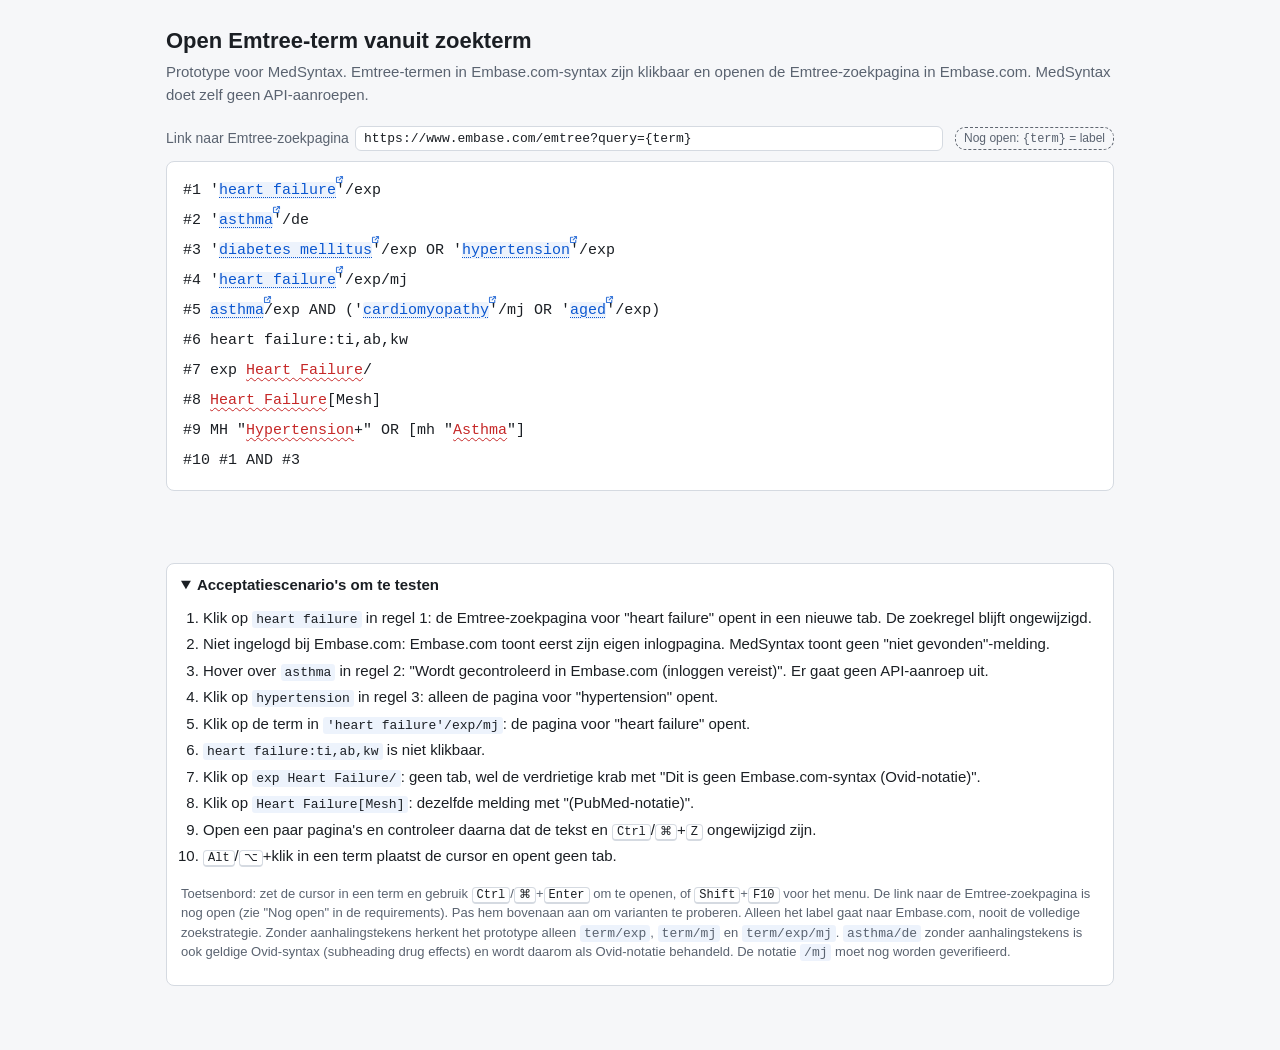
<file: Documentatie/embase-prototype.html>
<!doctype html>
<html lang="nl">
<head>
<meta charset="utf-8">
<meta name="viewport" content="width=device-width, initial-scale=1">
<title>Emtree-termen prototype</title>
<style>
:root {
  --bg: #f6f7f9;
  --surface: #ffffff;
  --text: #1b1f24;
  --muted: #5a6370;
  --border: #d5dae1;
  --link: #0b57d0;
  --ok: #18794e;
  --err: #c62828;
  --na: #5f6670;
  --menu-hover: #e8eefb;
  --term-bg: rgba(11, 87, 208, 0.07);
  --shadow: 0 6px 24px rgba(16, 24, 40, 0.14);
  --mono: ui-monospace, "SF Mono", Menlo, Consolas, monospace;
  --sans: -apple-system, BlinkMacSystemFont, "Segoe UI", Roboto, sans-serif;
}
@media (prefers-color-scheme: dark) {
  :root:not([data-theme="light"]) {
    --bg: #111418; --surface: #1a1e24; --text: #e6e9ee; --muted: #a3acb8; --border: #343b45;
    --link: #8ab4f8; --ok: #5cd193; --err: #ff8a80; --na: #a3acb8;
    --menu-hover: #263248; --term-bg: rgba(138, 180, 248, 0.10); --shadow: 0 6px 24px rgba(0, 0, 0, 0.5);
  }
}
:root[data-theme="dark"] {
  --bg: #111418; --surface: #1a1e24; --text: #e6e9ee; --muted: #a3acb8; --border: #343b45;
  --link: #8ab4f8; --ok: #5cd193; --err: #ff8a80; --na: #a3acb8;
  --menu-hover: #263248; --term-bg: rgba(138, 180, 248, 0.10); --shadow: 0 6px 24px rgba(0, 0, 0, 0.5);
}
* { box-sizing: border-box; }
body { margin: 0; background: var(--bg); color: var(--text); font: 15px/1.5 var(--sans); }
main { max-width: 980px; margin: 0 auto; padding: 24px 16px 64px; }
h1 { font-size: 22px; margin: 0 0 4px; }
.sub { color: var(--muted); margin: 0 0 20px; }
.toolbar { display: flex; flex-wrap: wrap; gap: 8px 12px; align-items: center; margin-bottom: 10px; color: var(--muted); font-size: 14px; }
.toolbar label { display: inline-flex; gap: 6px; align-items: center; flex: 1 1 420px; min-width: 0; }
.toolbar input[type="text"] {
  flex: 1; min-width: 0; font: 13px var(--mono); color: var(--text); background: var(--surface);
  border: 1px solid var(--border); border-radius: 6px; padding: 4px 8px;
}
.toolbar .open-q { font-size: 12px; border: 1px dashed var(--na); border-radius: 10px; padding: 1px 8px; white-space: nowrap; }

/* ---------- Editor: textarea + clickable overlay ---------- */
.editor { position: relative; background: var(--surface); border: 1px solid var(--border); border-radius: 8px; }
.editor:focus-within { outline: 2px solid var(--link); outline-offset: 1px; }
.editor textarea, .editor .overlay {
  margin: 0; border: 0; padding: 14px 22px 14px 16px; width: 100%;
  font: 15px/2 var(--mono); letter-spacing: 0; tab-size: 4;
  white-space: pre-wrap; overflow-wrap: break-word; word-break: normal;
}
.editor textarea {
  display: block; resize: none; overflow: hidden; background: transparent;
  color: transparent; caret-color: var(--text); outline: none; min-height: 120px;
}
.editor textarea::selection { background: rgba(11, 87, 208, 0.25); color: transparent; }
.editor .overlay { position: absolute; inset: 0; pointer-events: none; color: var(--text); }
.term {
  pointer-events: auto; cursor: pointer; position: relative; border-radius: 3px;
  background: var(--term-bg); color: var(--link);
  text-decoration: underline dotted; text-decoration-thickness: 1px; text-underline-offset: 3px;
}
.term:hover, .term.active { text-decoration: underline solid; text-decoration-thickness: 2px; }
.term::after {
  content: ""; position: absolute; right: -0.5em; top: -0.5em; width: 0.6em; height: 0.6em;
  background: currentColor; opacity: 0.8;
  -webkit-mask: var(--ext) center / contain no-repeat; mask: var(--ext) center / contain no-repeat;
}
.term { --ext: url("data:image/svg+xml,%3Csvg xmlns='http://www.w3.org/2000/svg' viewBox='0 0 24 24' fill='none' stroke='black' stroke-width='3' stroke-linecap='round' stroke-linejoin='round'%3E%3Cpath d='M14 4h6v6M20 4l-9 9M18 14v5a1 1 0 0 1-1 1H5a1 1 0 0 1-1-1V7a1 1 0 0 1 1-1h5'/%3E%3C/svg%3E"); }
.term.s-nonembase { color: var(--err); text-decoration-style: wavy; background: none; }
.term.s-nonembase:hover, .term.s-nonembase.active { text-decoration-style: wavy; }
.term.s-nonembase::after { display: none; } /* opens no page, so no external-link icon */
.editor.alt-held .term { pointer-events: none; cursor: text; }

.caret-status { min-height: 24px; margin-top: 8px; font-size: 14px; color: var(--muted); display: flex; gap: 8px; align-items: center; }
kbd {
  font: 12px var(--mono); border: 1px solid var(--border); border-bottom-width: 2px;
  border-radius: 4px; padding: 0 4px; background: var(--surface); color: var(--text);
}

/* ---------- Status visuals ---------- */
.ico { width: 18px; height: 18px; flex: none; }
.c-embase { color: var(--na); } .c-nonembase { color: var(--err); } .c-ok { color: var(--ok); }

/* ---------- Tooltip ---------- */
.tip {
  position: fixed; z-index: 20; max-width: 380px; background: var(--surface); color: var(--text);
  border: 1px solid var(--border); border-radius: 8px; box-shadow: var(--shadow);
  padding: 10px 12px; font-size: 14px; line-height: 1.45; display: none; pointer-events: none;
}
.tip.show { display: block; }
.tip .row { display: flex; gap: 8px; align-items: flex-start; }
.tip .main { font-weight: 600; }
.tip .meta { color: var(--muted); font-size: 13px; margin-top: 4px; }
.tip .hint { color: var(--muted); font-size: 12px; margin-top: 8px; }
.crab { width: 44px; height: 34px; flex: none; }

/* ---------- Context menu ---------- */
.menu {
  position: fixed; z-index: 30; min-width: 240px; background: var(--surface); border: 1px solid var(--border);
  border-radius: 8px; box-shadow: var(--shadow); padding: 4px; display: none;
}
.menu.show { display: block; }
.menu [role="menuitem"] {
  display: block; width: 100%; text-align: left; font: 14px var(--sans); color: var(--text);
  background: none; border: 0; border-radius: 5px; padding: 7px 10px; cursor: pointer;
}
.menu [role="menuitem"]:hover, .menu [role="menuitem"]:focus { background: var(--menu-hover); outline: none; }
.menu .head { font-size: 12px; color: var(--muted); padding: 4px 10px 6px; border-bottom: 1px solid var(--border); margin-bottom: 4px; }

/* ---------- Notices ---------- */
.notices { margin-top: 12px; display: grid; gap: 8px; }
.notice {
  display: flex; gap: 12px; align-items: center; background: var(--surface); border: 1px solid var(--border);
  border-left: 4px solid var(--na); border-radius: 8px; padding: 10px 12px; font-size: 14px;
}
.notice.n-nonembase { border-left-color: var(--err); }
.notice.n-ok { border-left-color: var(--ok); }
.notice code { font: 13px var(--mono); overflow-wrap: anywhere; }
.notice .x { margin-left: auto; background: none; border: 0; color: var(--muted); cursor: pointer; font-size: 18px; }

/* ---------- Scenario panel ---------- */
details.scen { margin-top: 28px; background: var(--surface); border: 1px solid var(--border); border-radius: 8px; padding: 10px 14px; }
details.scen summary { cursor: pointer; font-weight: 600; }
details.scen ol { margin: 10px 0 4px; padding-left: 22px; }
details.scen li { margin: 4px 0; }
details.scen code { font: 13px var(--mono); background: var(--term-bg); padding: 1px 4px; border-radius: 3px; }
.foot { color: var(--muted); font-size: 13px; margin-top: 16px; }
.toast {
  position: fixed; bottom: 20px; left: 50%; transform: translateX(-50%); background: var(--text); color: var(--bg);
  padding: 8px 14px; border-radius: 8px; font-size: 14px; opacity: 0; transition: opacity .2s; pointer-events: none;
  max-width: calc(100vw - 32px);
}
.toast.show { opacity: 1; }
</style>
</head>
<body>
<main>
  <h1>Open Emtree-term vanuit zoekterm</h1>
  <p class="sub">Prototype voor MedSyntax. Emtree-termen in Embase.com-syntax zijn klikbaar en openen de Emtree-zoekpagina in Embase.com. MedSyntax doet zelf geen API-aanroepen.</p>

  <div class="toolbar">
    <label for="urlTpl">Link naar Emtree-zoekpagina
      <input type="text" id="urlTpl" spellcheck="false" aria-describedby="urlNote">
    </label>
    <span class="open-q" id="urlNote" title="De exacte link volgt uit het technisch ontwerp">Nog open: <code>{term}</code> = label</span>
  </div>

  <div class="editor" id="editor">
    <textarea id="input" spellcheck="false" autocomplete="off" aria-label="Zoekstrategie" aria-describedby="caretStatus"></textarea>
    <div class="overlay" id="overlay" aria-hidden="true"></div>
  </div>
  <div class="caret-status" id="caretStatus" aria-live="polite"></div>

  <div class="notices" id="notices" aria-live="polite"></div>

  <details class="scen" open>
    <summary>Acceptatiescenario's om te testen</summary>
    <ol>
      <li>Klik op <code>heart failure</code> in regel 1: de Emtree-zoekpagina voor "heart failure" opent in een nieuwe tab. De zoekregel blijft ongewijzigd.</li>
      <li>Niet ingelogd bij Embase.com: Embase.com toont eerst zijn eigen inlogpagina. MedSyntax toont geen "niet gevonden"-melding.</li>
      <li>Hover over <code>asthma</code> in regel 2: "Wordt gecontroleerd in Embase.com (inloggen vereist)". Er gaat geen API-aanroep uit.</li>
      <li>Klik op <code>hypertension</code> in regel 3: alleen de pagina voor "hypertension" opent.</li>
      <li>Klik op de term in <code>'heart failure'/exp/mj</code>: de pagina voor "heart failure" opent.</li>
      <li><code>heart failure:ti,ab,kw</code> is niet klikbaar.</li>
      <li>Klik op <code>exp Heart Failure/</code>: geen tab, wel de verdrietige krab met "Dit is geen Embase.com-syntax (Ovid-notatie)".</li>
      <li>Klik op <code>Heart Failure[Mesh]</code>: dezelfde melding met "(PubMed-notatie)".</li>
      <li>Open een paar pagina's en controleer daarna dat de tekst en <kbd>Ctrl</kbd>/<kbd>⌘</kbd>+<kbd>Z</kbd> ongewijzigd zijn.</li>
      <li><kbd>Alt</kbd>/<kbd>⌥</kbd>+klik in een term plaatst de cursor en opent geen tab.</li>
    </ol>
    <p class="foot">Toetsenbord: zet de cursor in een term en gebruik <kbd>Ctrl</kbd>/<kbd>⌘</kbd>+<kbd>Enter</kbd> om te openen, of <kbd>Shift</kbd>+<kbd>F10</kbd> voor het menu.
    De link naar de Emtree-zoekpagina is nog open (zie "Nog open" in de requirements). Pas hem bovenaan aan om varianten te proberen. Alleen het label gaat naar Embase.com, nooit de volledige zoekstrategie.
    Zonder aanhalingstekens herkent het prototype alleen <code>term/exp</code>, <code>term/mj</code> en <code>term/exp/mj</code>. <code>asthma/de</code> zonder aanhalingstekens is ook geldige Ovid-syntax (subheading drug effects) en wordt daarom als Ovid-notatie behandeld. De notatie <code>/mj</code> moet nog worden geverifieerd.</p>
  </details>
</main>

<div class="tip" id="tip" role="tooltip"></div>
<div class="menu" id="menu" role="menu" aria-label="Emtree-acties"></div>
<div class="toast" id="toast" role="status"></div>

<script>
// PARSER-START
// ---------------------------------------------------------------------------
// Parser (FR-3). Pure functions, no DOM.
// Embase.com-syntax is the only dialect that opens a page; other recognised
// notations (PubMed, Cochrane, Ovid, EBSCO) are clickable but only show a message (FR-10).
// ---------------------------------------------------------------------------
function boundaryStart(seg) {
  let b = 0;
  const re = /[()\[\]"']|\b(?:and|or|not)\b|^\s*#?\d+\.?(?=\s)/gi;
  let m;
  while ((m = re.exec(seg))) b = m.index + m[0].length;
  return b;
}

const overlaps = (taken, a, b) => taken.some(([x, y]) => a < y && b > x);

function makeTerm(content, contentStart, extra) {
  let label = content;
  const slash = content.indexOf('/');
  if (slash >= 0 && extra.dialect !== 'Embase.com') label = content.slice(0, slash);
  const lead = label.length - label.trimStart().length;
  label = label.trim();
  if (!label || !/[a-z]/i.test(label)) return null;
  const start = contentStart + lead;
  return { start, end: start + label.length, label, explode: !!extra.explode, major: !!extra.major, dialect: extra.dialect };
}

function embaseFlags(tag) {
  const t = tag.toLowerCase();
  return { explode: t.includes('exp'), major: t.includes('mj') };
}

function parseLine(line, offset = 0) {
  const terms = [], taken = [];
  const add = (t, a, b) => { if (t && !overlaps(taken, a, b)) { terms.push(t); taken.push([a, b]); } };
  let m;

  // Embase.com: 'term'/exp, 'term'/de, 'term'/mj, 'term'/exp/mj
  const reEmQ = /'([^']+)'\/(exp\/mj|exp|de|mj)(?![a-z])/gi;
  while ((m = reEmQ.exec(line))) {
    add(makeTerm(m[1], offset + m.index + 1, { ...embaseFlags(m[2]), dialect: 'Embase.com' }),
      m.index, m.index + m[0].length);
  }
  // Embase.com: term/exp (one word, no quotes). Unquoted term/de is also Ovid (drug effects): left to Ovid.
  const reEmU = /(^|[\s(])([a-z][a-z0-9-]*)\/(exp\/mj|exp|mj)(?![a-z])/gi;
  while ((m = reEmU.exec(line))) {
    const s = m.index + m[1].length;
    add(makeTerm(m[2], offset + s, { ...embaseFlags(m[3]), dialect: 'Embase.com' }), s, m.index + m[0].length);
  }

  // Cochrane: [mh "Term"], [mh ^"Term"], [mh Term]
  const reCoch = /\[mh\s+(\^)?\s*(?:"([^"]*)"|([^\]"]+))\s*\]/gi;
  while ((m = reCoch.exec(line))) {
    const content = m[2] !== undefined ? m[2] : m[3];
    const cStart = m.index + m[0].indexOf(content, 3);
    add(makeTerm(content, offset + cStart, { explode: true, major: !!m[1], dialect: 'Cochrane' }), m.index, m.index + m[0].length);
  }
  // Cochrane: MeSH descriptor: [Term] explode all trees
  const reCochDesc = /MeSH descriptor:\s*\[([^\]]+)\](\s*explode all trees|\s*this term only)?/gi;
  while ((m = reCochDesc.exec(line))) {
    const cStart = m.index + m[0].indexOf('[') + 1;
    add(makeTerm(m[1], offset + cStart, { explode: !!(m[2] && /explode/i.test(m[2])), dialect: 'Cochrane' }), m.index, m.index + m[0].length);
  }

  // PubMed: Term[Mesh], "Term"[mh:noexp], "Term/sub"[Majr]
  const rePub = /\[(mesh terms|mesh major topic|mesh|mh|majr)(:noexp)?\]/gi;
  while ((m = rePub.exec(line))) {
    const tagStart = m.index;
    let i = tagStart;
    while (i > 0 && line[i - 1] === ' ') i--;
    let cStart, cEnd;
    if (line[i - 1] === '"') {
      const open = line.lastIndexOf('"', i - 2);
      if (open < 0) continue;
      cStart = open + 1; cEnd = i - 1;
    } else { cStart = boundaryStart(line.slice(0, i)); cEnd = i; }
    const tag = m[1].toLowerCase();
    add(makeTerm(line.slice(cStart, cEnd), offset + cStart,
      { explode: !m[2], major: tag === 'majr' || tag === 'mesh major topic', dialect: 'PubMed' }),
      Math.min(cStart, tagStart), tagStart + m[0].length);
  }

  // EBSCO: MH "Term", MH "Term+", MM "Term"
  const reEbscoQ = /(^|[\s(])(MH|MM)\s+"([^"]*?)(\+)?"/gi;
  const reEbscoU = /(^|[\s(])(MH|MM)\s+([^\s"()][^"()]*?)(\+)?(?=\s+(?:AND|OR|NOT)\b|\s*\)|\s*$)/g;
  for (const re of [reEbscoQ, reEbscoU]) {
    while ((m = re.exec(line))) {
      const s = m.index + m[1].length;
      const cStart = s + m[0].slice(m[1].length).indexOf(m[3], m[2].length);
      add(makeTerm(m[3], offset + cStart, { explode: !!m[4], major: m[2].toUpperCase() === 'MM', dialect: 'EBSCO' }),
        s, m.index + m[0].length);
    }
  }

  // Ovid: Term/, exp Term/, *Term/, Term/dt, Term.sh.
  const ovid = (endIdx, matchEnd) => {
    const seg = line.slice(0, endIdx);
    let s = boundaryStart(seg);
    let raw = seg.slice(s);
    if (/['"]\s*$/.test(raw)) return;
    let explode = false, major = false;
    const pre = raw.match(/^\s*(exp\s+)?(\*)?\s*/i);
    if (pre) { explode = !!pre[1]; major = !!pre[2]; s += pre[0].length; raw = raw.slice(pre[0].length); }
    add(makeTerm(raw, offset + s, { explode, major, dialect: 'Ovid' }), s, matchEnd);
  };
  const reOvid = /\/([a-z]{2}(?:\s*,\s*[a-z]{2})*)?(?=$|[\s)]|\.(?:\s|$))/gi;
  while ((m = reOvid.exec(line))) {
    if (overlaps(taken, m.index, m.index + 1)) continue;
    ovid(m.index, m.index + m[0].length);
  }
  const reSh = /\.sh\./gi;
  while ((m = reSh.exec(line))) {
    if (overlaps(taken, m.index, m.index + 1)) continue;
    ovid(m.index, m.index + m[0].length);
  }

  return terms.sort((a, b) => a.start - b.start);
}

function parseText(text) {
  const out = [];
  let offset = 0;
  for (const line of text.split('\n')) { out.push(...parseLine(line, offset)); offset += line.length + 1; }
  return out;
}

// FR-2: 'heart failure'/exp, keeping the flags of the original term
function embaseSyntax(t) {
  const tag = t.explode && t.major ? 'exp/mj' : t.explode ? 'exp' : t.major ? 'mj' : 'de';
  return `'${t.label.toLowerCase()}'/${tag}`;
}

if (typeof module !== 'undefined') module.exports = { parseLine, parseText, embaseSyntax };
// PARSER-END

// ---------------------------------------------------------------------------
// UI
// ---------------------------------------------------------------------------
const $ = id => document.getElementById(id);
const input = $('input'), overlay = $('overlay'), editor = $('editor');
const tip = $('tip'), menu = $('menu'), notices = $('notices'), caretStatus = $('caretStatus'), urlTpl = $('urlTpl');
let terms = [];

// FR-7: exact link still open; {term} is replaced by the URL-encoded label.
const DEFAULT_TPL = 'https://www.embase.com/emtree?query={term}';
try { urlTpl.value = localStorage.getItem('emtreeUrlTpl') || DEFAULT_TPL; } catch { urlTpl.value = DEFAULT_TPL; }
urlTpl.addEventListener('change', () => {
  if (!urlTpl.value.includes('{term}')) urlTpl.value = DEFAULT_TPL;
  try { localStorage.setItem('emtreeUrlTpl', urlTpl.value); } catch {}
});
const emtreeUrl = label => urlTpl.value.replace('{term}', encodeURIComponent(label.trim().toLowerCase()));

const SAMPLE = [
  "#1 'heart failure'/exp",
  "#2 'asthma'/de",
  "#3 'diabetes mellitus'/exp OR 'hypertension'/exp",
  "#4 'heart failure'/exp/mj",
  "#5 asthma/exp AND ('cardiomyopathy'/mj OR 'aged'/exp)",
  '#6 heart failure:ti,ab,kw',
  '#7 exp Heart Failure/',
  '#8 Heart Failure[Mesh]',
  '#9 MH "Hypertension+" OR [mh "Asthma"]',
  '#10 #1 AND #3'
].join('\n');

const esc = s => s.replace(/[&<>"]/g, c => ({ '&': '&amp;', '<': '&lt;', '>': '&gt;', '"': '&quot;' }[c]));
const isEmbase = t => t.dialect === 'Embase.com';
const statusOf = t => (isEmbase(t) ? 'embase' : 'nonembase');

const ICONS = {
  embase: '<svg class="ico c-embase" viewBox="0 0 24 24" aria-hidden="true"><circle cx="12" cy="12" r="10" fill="currentColor"/><path d="M12 11v6M12 7.2v.1" stroke="#fff" stroke-width="2.4" stroke-linecap="round"/></svg>',
  nonembase: '<svg class="ico c-nonembase" viewBox="0 0 24 24" aria-hidden="true"><path d="M8 2h8l6 6v8l-6 6H8l-6-6V8z" fill="currentColor"/><path d="M8.5 8.5l7 7M15.5 8.5l-7 7" stroke="#fff" stroke-width="2.4" stroke-linecap="round"/></svg>',
  ok: '<svg class="ico c-ok" viewBox="0 0 24 24" aria-hidden="true"><path d="M14 4h6v6M20 4l-9 9M18 14v5a1 1 0 0 1-1 1H5a1 1 0 0 1-1-1V7a1 1 0 0 1 1-1h5" fill="none" stroke="currentColor" stroke-width="2.4" stroke-linecap="round" stroke-linejoin="round"/></svg>'
};

const CRAB_SRC = 'data:image/svg+xml,' + encodeURIComponent(`<svg xmlns="http://www.w3.org/2000/svg" viewBox="0 0 88 68">
<g stroke="#9c2b1e" stroke-width="3" stroke-linecap="round" fill="none">
<path d="M22 44l-12 6M22 50l-10 10M66 44l12 6M66 50l10 10M28 54l-4 10M60 54l4 10"/>
<path d="M30 30L18 16M58 30l12-14"/></g>
<path d="M10 6c-6 2-8 10-3 14 3 2 8 1 11-2l-4-3 5-2c-1-5-5-8-9-7z" fill="#e0533d" stroke="#9c2b1e" stroke-width="2"/>
<path d="M78 6c6 2 8 10 3 14-3 2-8 1-11-2l4-3-5-2c1-5 5-8 9-7z" fill="#e0533d" stroke="#9c2b1e" stroke-width="2"/>
<ellipse cx="44" cy="44" rx="26" ry="16" fill="#e0533d" stroke="#9c2b1e" stroke-width="2.5"/>
<path d="M36 26v-8M52 26v-8" stroke="#9c2b1e" stroke-width="2.5"/>
<circle cx="36" cy="16" r="5" fill="#fff" stroke="#9c2b1e" stroke-width="2"/><circle cx="52" cy="16" r="5" fill="#fff" stroke="#9c2b1e" stroke-width="2"/>
<circle cx="36" cy="17.5" r="2.2" fill="#222"/><circle cx="52" cy="17.5" r="2.2" fill="#222"/>
<path d="M37 49c4-4 10-4 14 0" stroke="#5b130b" stroke-width="2.5" stroke-linecap="round" fill="none"/>
<path d="M33 40c0 2-1 4-2 5" stroke="#7fc8ff" stroke-width="2.5" stroke-linecap="round" fill="none"/>
</svg>`);
const crabImg = () => `<img class="crab" src="${CRAB_SRC}" alt="Verdrietige krab">`;

const statusText = t => (isEmbase(t)
  ? 'Wordt gecontroleerd in Embase.com (inloggen vereist)'
  : 'Dit is geen Embase.com-syntax');

function render() {
  const text = input.value;
  terms = parseText(text);
  let html = '', pos = 0;
  terms.forEach((t, i) => {
    html += esc(text.slice(pos, t.start));
    html += `<span class="term s-${statusOf(t)}" data-i="${i}">${esc(text.slice(t.start, t.end))}</span>`;
    pos = t.end;
  });
  overlay.innerHTML = html + esc(text.slice(pos)) + '\n';
  input.style.height = 'auto';
  input.style.height = input.scrollHeight + 'px';
  updateCaretStatus();
  if (tipTerm != null && terms[tipTerm]) showTip(tipTerm, tipAnchor()); else hideTip();
}

// ---------- Tooltip (FR-4) ----------
let tipTerm = null, tipHideTimer = null;
const spanFor = i => overlay.querySelector(`.term[data-i="${i}"]`);
const tipAnchor = () => { const s = spanFor(tipTerm); return s ? s.getBoundingClientRect() : null; };

function tipHTML(t) {
  const st = statusOf(t);
  let h = `<div class="row">${ICONS[st]}<div><div class="main">${esc(statusText(t))}</div>`;
  if (st === 'embase') {
    const flags = [t.explode ? 'explode' : 'geen explode'];
    if (t.major) flags.push('major focus');
    h += `<div class="meta">Emtree · ${esc(t.label)} · ${flags.join(' · ')}</div></div></div>`;
    h += `<div class="hint">Klik om de Emtree-zoekpagina te openen · <kbd>Alt</kbd>/<kbd>⌥</kbd>+klik om te bewerken · rechtsklik voor menu</div>`;
  } else {
    h += `<div class="meta">${esc(t.dialect)}-notatie. Er wordt geen pagina geopend.</div></div>${crabImg()}</div>`;
    h += `<div class="hint">Klik voor de melding · <kbd>Alt</kbd>/<kbd>⌥</kbd>+klik om te bewerken</div>`;
  }
  return h;
}

function showTip(i, rect) {
  if (!rect) return;
  const t = terms[i];
  tipTerm = i;
  tip.innerHTML = tipHTML(t);
  tip.setAttribute('aria-label', statusText(t));
  tip.classList.add('show');
  const w = tip.offsetWidth, h = tip.offsetHeight;
  let top = rect.bottom + 6;
  if (top + h > window.innerHeight - 8) top = rect.top - h - 6;
  tip.style.left = Math.max(8, Math.min(rect.left, window.innerWidth - w - 12)) + 'px';
  tip.style.top = Math.max(8, top) + 'px';
  overlay.querySelectorAll('.term.active').forEach(s => s.classList.remove('active'));
  const s = spanFor(i); if (s) s.classList.add('active');
}
function hideTip() {
  tipTerm = null; tip.classList.remove('show');
  overlay.querySelectorAll('.term.active').forEach(s => s.classList.remove('active'));
}

// NFR-1: hover is instant, no API call
overlay.addEventListener('mouseover', e => {
  const s = e.target.closest('.term'); if (!s) return;
  clearTimeout(tipHideTimer);
  showTip(+s.dataset.i, s.getBoundingClientRect());
});
overlay.addEventListener('mouseout', e => {
  if (!e.target.closest('.term')) return;
  tipHideTimer = setTimeout(hideTip, 150);
});

// ---------- Opening (FR-1, FR-5, FR-7, FR-10) ----------
function notice(html, cls) {
  const n = document.createElement('div');
  n.className = 'notice ' + (cls || '');
  n.innerHTML = html + '<button class="x" aria-label="Melding sluiten">×</button>';
  n.querySelector('.x').onclick = () => n.remove();
  notices.prepend(n);
  while (notices.children.length > 4) notices.lastChild.remove();
}

function nonEmbaseNotice(t) {
  notice(`${crabImg()}<span>${ICONS.nonembase}</span><span><b>${esc(t.label)}</b>: Dit is geen Embase.com-syntax (${esc(t.dialect)}-notatie). Er wordt geen pagina geopend.</span>`, 'n-nonembase');
}

function openTerm(i) {
  const t = terms[i];
  if (!isEmbase(t)) return nonEmbaseNotice(t);
  const url = emtreeUrl(t.label);
  // Opened synchronously in the click handler, so the pop-up blocker lets it through (FR-5).
  window.open(url, '_blank', 'noopener');
  notice(`${ICONS.ok}<span>Emtree-zoekpagina geopend voor <b>${esc(t.label)}</b>. Log zo nodig in bij Embase.com.<br><code>${esc(url)}</code></span>`, 'n-ok');
}

function offsetAtPoint(x, y) {
  let node, off;
  if (document.caretPositionFromPoint) { const p = document.caretPositionFromPoint(x, y); if (p) { node = p.offsetNode; off = p.offset; } }
  else if (document.caretRangeFromPoint) { const r = document.caretRangeFromPoint(x, y); if (r) { node = r.startContainer; off = r.startOffset; } }
  if (!node || !overlay.contains(node)) return null;
  const walker = document.createTreeWalker(overlay, NodeFilter.SHOW_TEXT);
  let total = 0, n;
  while ((n = walker.nextNode())) { if (n === node) return total + off; total += n.length; }
  return null;
}

overlay.addEventListener('mousedown', e => {
  if (!e.target.closest('.term') || e.button !== 0) return;
  e.preventDefault(); // plain click: textarea caret and focus stay unchanged (NFR-3)
  if (e.altKey) {     // Alt/Option+click: place the cursor (scenario 10)
    const off = offsetAtPoint(e.clientX, e.clientY);
    input.focus();
    if (off != null) input.setSelectionRange(off, off);
  }
});
overlay.addEventListener('click', e => {
  const s = e.target.closest('.term'); if (!s || e.altKey) return;
  e.preventDefault();
  hideMenu(); hideTip();
  openTerm(+s.dataset.i);
});

const setAlt = on => editor.classList.toggle('alt-held', on);
window.addEventListener('keydown', e => { if (e.key === 'Alt') setAlt(true); });
window.addEventListener('keyup', e => { if (e.key === 'Alt') setAlt(false); });
window.addEventListener('blur', () => setAlt(false));
window.addEventListener('mousemove', e => { if (editor.classList.contains('alt-held') !== e.altKey) setAlt(e.altKey); });

// ---------- Context menu (FR-2) ----------
let menuTerm = null;
function showMenu(i, x, y) {
  const t = terms[i];
  menuTerm = i;
  menu.innerHTML = `<div class="head">${esc(t.label)}</div>
    <button role="menuitem" data-a="open">Open record</button>
    <button role="menuitem" data-a="copy">Kopieer term</button>
    <button role="menuitem" data-a="copyem">Kopieer als Embase.com-syntax</button>`;
  menu.classList.add('show');
  const w = menu.offsetWidth, h = menu.offsetHeight;
  menu.style.left = Math.max(8, Math.min(x, window.innerWidth - w - 8)) + 'px';
  menu.style.top = Math.max(8, Math.min(y, window.innerHeight - h - 8)) + 'px';
  hideTip();
  menu.querySelector('[role="menuitem"]').focus();
}
function hideMenu(restoreFocus) {
  if (!menu.classList.contains('show')) return;
  menu.classList.remove('show'); menuTerm = null;
  if (restoreFocus) input.focus();
}
overlay.addEventListener('contextmenu', e => {
  const s = e.target.closest('.term'); if (!s) return; // elsewhere: normal browser menu
  e.preventDefault();
  showMenu(+s.dataset.i, e.clientX, e.clientY);
});

async function copyText(txt) {
  const selStart = input.selectionStart, selEnd = input.selectionEnd;
  try { await navigator.clipboard.writeText(txt); }
  catch {
    const ta = document.createElement('textarea');
    ta.value = txt; ta.style.position = 'fixed'; ta.style.opacity = '0';
    document.body.appendChild(ta); ta.select(); document.execCommand('copy'); ta.remove();
    input.focus(); input.setSelectionRange(selStart, selEnd);
  }
  toast(`Gekopieerd: ${txt}`);
}

menu.addEventListener('click', e => {
  const b = e.target.closest('[role="menuitem"]'); if (!b || menuTerm == null) return;
  const i = menuTerm, t = terms[i];
  hideMenu(true);
  switch (b.dataset.a) {
    case 'open': openTerm(i); break;
    case 'copy': copyText(t.label); break;
    case 'copyem': copyText(embaseSyntax(t)); break;
  }
});
menu.addEventListener('keydown', e => {
  const items = [...menu.querySelectorAll('[role="menuitem"]')];
  const idx = items.indexOf(document.activeElement);
  if (e.key === 'ArrowDown') { e.preventDefault(); items[(idx + 1) % items.length].focus(); }
  else if (e.key === 'ArrowUp') { e.preventDefault(); items[(idx - 1 + items.length) % items.length].focus(); }
  else if (e.key === 'Home') { e.preventDefault(); items[0].focus(); }
  else if (e.key === 'End') { e.preventDefault(); items[items.length - 1].focus(); }
  else if (e.key === 'Escape' || e.key === 'Tab') { e.preventDefault(); hideMenu(true); }
});
document.addEventListener('mousedown', e => { if (!menu.contains(e.target)) hideMenu(); });
window.addEventListener('scroll', () => { hideMenu(); hideTip(); }, true);
window.addEventListener('resize', () => { hideMenu(); hideTip(); render(); });

// ---------- Keyboard access (NFR-2) ----------
function termAtCaret() {
  const p = input.selectionStart;
  if (p !== input.selectionEnd) return -1;
  return terms.findIndex(t => p >= t.start && p <= t.end);
}
function updateCaretStatus() {
  if (document.activeElement !== input) { caretStatus.innerHTML = ''; return; }
  const i = termAtCaret();
  if (i < 0) { caretStatus.innerHTML = ''; return; }
  const t = terms[i], st = statusOf(t);
  caretStatus.innerHTML = `${ICONS[st]}<span><b>${esc(t.label)}</b>: ${esc(statusText(t))}${st === 'nonembase' ? ` (${esc(t.dialect)}-notatie)` : ''}.
    <kbd>Ctrl</kbd>/<kbd>⌘</kbd>+<kbd>Enter</kbd> opent, <kbd>Shift</kbd>+<kbd>F10</kbd> toont het menu.</span>`;
}
input.addEventListener('keydown', e => {
  const i = termAtCaret();
  if (i < 0) return;
  if (e.key === 'Enter' && (e.ctrlKey || e.metaKey)) { e.preventDefault(); openTerm(i); }
  else if ((e.key === 'F10' && e.shiftKey) || e.key === 'ContextMenu') {
    e.preventDefault();
    const r = spanFor(i).getBoundingClientRect();
    showMenu(i, r.left, r.bottom + 4);
  }
});
input.addEventListener('contextmenu', e => {
  if (e.button === 0 && e.clientX === 0 && e.clientY === 0 && termAtCaret() >= 0) e.preventDefault();
});
document.addEventListener('selectionchange', () => { if (document.activeElement === input) updateCaretStatus(); });
input.addEventListener('blur', () => setTimeout(updateCaretStatus, 0));
input.addEventListener('input', () => { render(); hideMenu(); });

let toastTimer;
function toast(msg) {
  const el = $('toast'); el.textContent = msg; el.classList.add('show');
  clearTimeout(toastTimer); toastTimer = setTimeout(() => el.classList.remove('show'), 2200);
}

input.value = SAMPLE;
render();
</script>
</body>
</html>
</file>
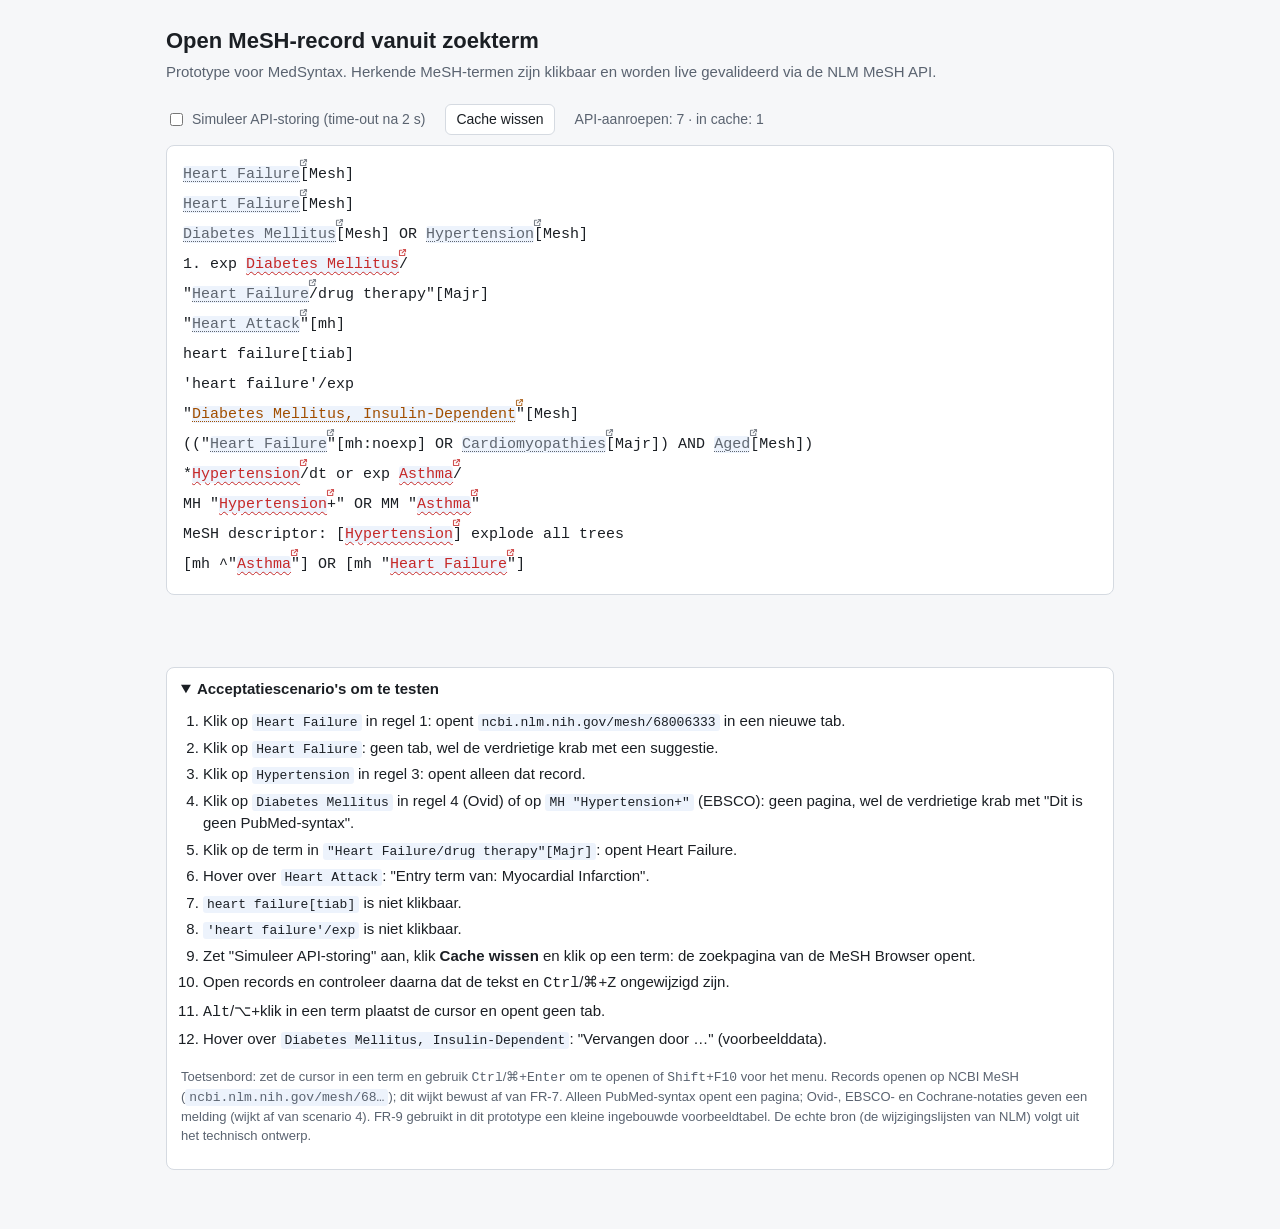
<file: Documentatie/mesh-prototype.html>
<!doctype html>
<html lang="nl">
<head>
<meta charset="utf-8">
<meta name="viewport" content="width=device-width, initial-scale=1">
<title>MeSH-termen prototype</title>
<style>
:root {
  --bg: #f6f7f9;
  --surface: #ffffff;
  --text: #1b1f24;
  --muted: #5a6370;
  --border: #d5dae1;
  --link: #0b57d0;
  --ok: #18794e;
  --info: #0b57d0;
  --warn: #a14e00;
  --err: #c62828;
  --na: #5f6670;
  --menu-hover: #e8eefb;
  --term-bg: rgba(11, 87, 208, 0.07);
  --shadow: 0 6px 24px rgba(16, 24, 40, 0.14);
  --mono: ui-monospace, "SF Mono", Menlo, Consolas, monospace;
  --sans: -apple-system, BlinkMacSystemFont, "Segoe UI", Roboto, sans-serif;
}
@media (prefers-color-scheme: dark) {
  :root:not([data-theme="light"]) {
    --bg: #111418;
    --surface: #1a1e24;
    --text: #e6e9ee;
    --muted: #a3acb8;
    --border: #343b45;
    --link: #8ab4f8;
    --ok: #5cd193;
    --info: #8ab4f8;
    --warn: #f0a254;
    --err: #ff8a80;
    --na: #a3acb8;
    --menu-hover: #263248;
    --term-bg: rgba(138, 180, 248, 0.10);
    --shadow: 0 6px 24px rgba(0, 0, 0, 0.5);
  }
}
:root[data-theme="dark"] {
  --bg: #111418; --surface: #1a1e24; --text: #e6e9ee; --muted: #a3acb8; --border: #343b45;
  --link: #8ab4f8; --ok: #5cd193; --info: #8ab4f8; --warn: #f0a254; --err: #ff8a80; --na: #a3acb8;
  --menu-hover: #263248; --term-bg: rgba(138, 180, 248, 0.10); --shadow: 0 6px 24px rgba(0, 0, 0, 0.5);
}
* { box-sizing: border-box; }
body {
  margin: 0; background: var(--bg); color: var(--text);
  font: 15px/1.5 var(--sans);
}
main { max-width: 980px; margin: 0 auto; padding: 24px 16px 64px; }
h1 { font-size: 22px; margin: 0 0 4px; }
.sub { color: var(--muted); margin: 0 0 20px; }
.toolbar { display: flex; flex-wrap: wrap; gap: 12px 20px; align-items: center; margin-bottom: 10px; color: var(--muted); font-size: 14px; }
.toolbar label { display: inline-flex; gap: 6px; align-items: center; cursor: pointer; }
.toolbar button {
  font: inherit; color: var(--text); background: var(--surface); border: 1px solid var(--border);
  border-radius: 6px; padding: 4px 10px; cursor: pointer;
}

/* ---------- Editor: textarea + clickable overlay ---------- */
.editor {
  position: relative; background: var(--surface); border: 1px solid var(--border); border-radius: 8px;
}
.editor:focus-within { outline: 2px solid var(--link); outline-offset: 1px; }
.editor textarea, .editor .overlay {
  margin: 0; border: 0; padding: 14px 22px 14px 16px; width: 100%;
  font: 15px/2 var(--mono); letter-spacing: 0; tab-size: 4;
  white-space: pre-wrap; overflow-wrap: break-word; word-break: normal;
}
.editor textarea {
  display: block; resize: none; overflow: hidden; background: transparent;
  color: transparent; caret-color: var(--text); outline: none; min-height: 120px;
}
.editor textarea::selection { background: rgba(11, 87, 208, 0.25); color: transparent; }
.editor .overlay {
  position: absolute; inset: 0; pointer-events: none; color: var(--text);
}
.term {
  pointer-events: auto; cursor: pointer; position: relative; border-radius: 3px;
  background: var(--term-bg); color: var(--link);
  text-decoration: underline dotted; text-decoration-thickness: 1px; text-underline-offset: 3px;
}
.term:hover, .term.active { text-decoration: underline solid; text-decoration-thickness: 2px; }
.term::after {
  /* external-link icon, positioned so it doesn't shift the text */
  content: ""; position: absolute; right: -0.5em; top: -0.5em; width: 0.6em; height: 0.6em;
  background: currentColor; opacity: 0.8;
  -webkit-mask: var(--ext) center / contain no-repeat; mask: var(--ext) center / contain no-repeat;
}
.term { --ext: url("data:image/svg+xml,%3Csvg xmlns='http://www.w3.org/2000/svg' viewBox='0 0 24 24' fill='none' stroke='black' stroke-width='3' stroke-linecap='round' stroke-linejoin='round'%3E%3Cpath d='M14 4h6v6M20 4l-9 9M18 14v5a1 1 0 0 1-1 1H5a1 1 0 0 1-1-1V7a1 1 0 0 1 1-1h5'/%3E%3C/svg%3E"); }
.term.s-notfound, .term.s-removed, .term.s-nonpubmed { color: var(--err); text-decoration-style: wavy; }
.term.s-replaced { color: var(--warn); }
.term.s-unavailable { color: var(--na); }
/* Alt/Option held: terms let clicks through to the textarea so the cursor can be placed */
.editor.alt-held .term { pointer-events: none; cursor: text; }

.caret-status {
  min-height: 24px; margin-top: 8px; font-size: 14px; color: var(--muted);
  display: flex; gap: 8px; align-items: center;
}
.caret-status kbd, .hint kbd {
  font: 12px var(--mono); border: 1px solid var(--border); border-bottom-width: 2px;
  border-radius: 4px; padding: 0 4px; background: var(--surface); color: var(--text);
}

/* ---------- Status visuals ---------- */
.ico { width: 18px; height: 18px; flex: none; }
.c-found { color: var(--ok); } .c-entry { color: var(--info); } .c-replaced, .c-removed { color: var(--warn); }
.c-notfound { color: var(--err); } .c-unavailable, .c-pending { color: var(--na); }

/* ---------- Tooltip ---------- */
.tip {
  position: fixed; z-index: 20; max-width: 380px; background: var(--surface); color: var(--text);
  border: 1px solid var(--border); border-radius: 8px; box-shadow: var(--shadow);
  padding: 10px 12px; font-size: 14px; line-height: 1.45; display: none;
  pointer-events: none; /* never blocks the terms underneath */
}
.tip.show { display: block; }
.tip .row { display: flex; gap: 8px; align-items: flex-start; }
.tip .main { font-weight: 600; }
.tip .meta { color: var(--muted); font-size: 13px; margin-top: 4px; }
.tip .cand {
  margin-top: 8px; padding: 6px 8px; border-radius: 6px; font-size: 13px;
  border: 1px dashed var(--warn); color: var(--text);
}
.tip .hint { color: var(--muted); font-size: 12px; margin-top: 8px; }
.crab { width: 44px; height: 34px; flex: none; }
.sugg a, .notice a { color: var(--link); cursor: pointer; }

/* ---------- Context menu ---------- */
.menu {
  position: fixed; z-index: 30; min-width: 230px; background: var(--surface); border: 1px solid var(--border);
  border-radius: 8px; box-shadow: var(--shadow); padding: 4px; display: none;
}
.menu.show { display: block; }
.menu [role="menuitem"] {
  display: block; width: 100%; text-align: left; font: 14px var(--sans); color: var(--text);
  background: none; border: 0; border-radius: 5px; padding: 7px 10px; cursor: pointer;
}
.menu [role="menuitem"]:hover, .menu [role="menuitem"]:focus { background: var(--menu-hover); outline: none; }
.menu .head { font-size: 12px; color: var(--muted); padding: 4px 10px 6px; border-bottom: 1px solid var(--border); margin-bottom: 4px; }

/* ---------- Notices ---------- */
.notices { margin-top: 12px; display: grid; gap: 8px; }
.notice {
  display: flex; gap: 12px; align-items: center; background: var(--surface); border: 1px solid var(--border);
  border-left: 4px solid var(--na); border-radius: 8px; padding: 10px 12px; font-size: 14px;
}
.notice.n-notfound, .notice.n-removed { border-left-color: var(--err); }
.notice.n-ok { border-left-color: var(--ok); }
.notice .x { margin-left: auto; background: none; border: 0; color: var(--muted); cursor: pointer; font-size: 18px; }

/* ---------- Scenario panel ---------- */
details.scen { margin-top: 28px; background: var(--surface); border: 1px solid var(--border); border-radius: 8px; padding: 10px 14px; }
details.scen summary { cursor: pointer; font-weight: 600; }
details.scen ol { margin: 10px 0 4px; padding-left: 22px; }
details.scen li { margin: 4px 0; }
details.scen code { font: 13px var(--mono); background: var(--term-bg); padding: 1px 4px; border-radius: 3px; }
.foot { color: var(--muted); font-size: 13px; margin-top: 16px; }
.toast {
  position: fixed; bottom: 20px; left: 50%; transform: translateX(-50%); background: var(--text); color: var(--bg);
  padding: 8px 14px; border-radius: 8px; font-size: 14px; opacity: 0; transition: opacity .2s; pointer-events: none;
}
.toast.show { opacity: 1; }
.sr-only { position: absolute; width: 1px; height: 1px; overflow: hidden; clip: rect(0 0 0 0); white-space: nowrap; }
</style>
</head>
<body>
<main>
  <h1>Open MeSH-record vanuit zoekterm</h1>
  <p class="sub">Prototype voor MedSyntax. Herkende MeSH-termen zijn klikbaar en worden live gevalideerd via de NLM MeSH API.</p>

  <div class="toolbar">
    <label><input type="checkbox" id="outage"> Simuleer API-storing (time-out na 2 s)</label>
    <button type="button" id="clearCache">Cache wissen</button>
    <span id="apiStats" aria-live="polite"></span>
  </div>

  <div class="editor" id="editor">
    <textarea id="input" spellcheck="false" autocomplete="off" aria-label="Zoekstrategie"
      aria-describedby="caretStatus"></textarea>
    <div class="overlay" id="overlay" aria-hidden="true"></div>
  </div>
  <div class="caret-status" id="caretStatus" aria-live="polite"></div>

  <div class="notices" id="notices" aria-live="polite"></div>

  <details class="scen" open>
    <summary>Acceptatiescenario's om te testen</summary>
    <ol>
      <li>Klik op <code>Heart Failure</code> in regel 1: opent <code>ncbi.nlm.nih.gov/mesh/68006333</code> in een nieuwe tab.</li>
      <li>Klik op <code>Heart Faliure</code>: geen tab, wel de verdrietige krab met een suggestie.</li>
      <li>Klik op <code>Hypertension</code> in regel 3: opent alleen dat record.</li>
      <li>Klik op <code>Diabetes Mellitus</code> in regel 4 (Ovid) of op <code>MH "Hypertension+"</code> (EBSCO): geen pagina, wel de verdrietige krab met "Dit is geen PubMed-syntax".</li>
      <li>Klik op de term in <code>"Heart Failure/drug therapy"[Majr]</code>: opent Heart Failure.</li>
      <li>Hover over <code>Heart Attack</code>: "Entry term van: Myocardial Infarction".</li>
      <li><code>heart failure[tiab]</code> is niet klikbaar.</li>
      <li><code>'heart failure'/exp</code> is niet klikbaar.</li>
      <li>Zet "Simuleer API-storing" aan, klik <b>Cache wissen</b> en klik op een term: de zoekpagina van de MeSH Browser opent.</li>
      <li>Open records en controleer daarna dat de tekst en <kbd>Ctrl</kbd>/<kbd>⌘</kbd>+<kbd>Z</kbd> ongewijzigd zijn.</li>
      <li><kbd>Alt</kbd>/<kbd>⌥</kbd>+klik in een term plaatst de cursor en opent geen tab.</li>
      <li>Hover over <code>Diabetes Mellitus, Insulin-Dependent</code>: "Vervangen door …" (voorbeelddata).</li>
    </ol>
    <p class="foot">Toetsenbord: zet de cursor in een term en gebruik <kbd>Ctrl</kbd>/<kbd>⌘</kbd>+<kbd>Enter</kbd> om te openen of <kbd>Shift</kbd>+<kbd>F10</kbd> voor het menu.
    Records openen op NCBI MeSH (<code>ncbi.nlm.nih.gov/mesh/68…</code>); dit wijkt bewust af van FR-7. Alleen PubMed-syntax opent een pagina; Ovid-, EBSCO- en Cochrane-notaties geven een melding (wijkt af van scenario 4).
    FR-9 gebruikt in dit prototype een kleine ingebouwde voorbeeldtabel. De echte bron (de wijzigingslijsten van NLM) volgt uit het technisch ontwerp.</p>
  </details>
</main>

<div class="tip" id="tip" role="tooltip"></div>
<div class="menu" id="menu" role="menu" aria-label="MeSH-acties"></div>
<div class="toast" id="toast" role="status"></div>

<script>
// PARSER-START
// ---------------------------------------------------------------------------
// Parser (FR-3). Pure functions, no DOM, so they can be tested on their own.
// ---------------------------------------------------------------------------
const OVID_SUBHEADINGS = {
  ab: 'abnormalities', ad: 'administration & dosage', ae: 'adverse effects', ag: 'agonists',
  an: 'analysis', ai: 'antagonists & inhibitors', bl: 'blood', bs: 'blood supply',
  ch: 'chemistry', ci: 'chemically induced', cl: 'classification', co: 'complications',
  cn: 'congenital', dg: 'diagnostic imaging', di: 'diagnosis', de: 'drug effects',
  dt: 'drug therapy', ec: 'economics', ed: 'education', eh: 'ethnology', ep: 'epidemiology',
  es: 'ethics', et: 'etiology', ge: 'genetics', hi: 'history', im: 'immunology',
  is: 'isolation & purification', lj: 'legislation & jurisprudence', me: 'metabolism',
  mi: 'microbiology', mo: 'mortality', mt: 'methods', nu: 'nursing',
  og: 'organization & administration', pa: 'pathology', pc: 'prevention & control',
  ph: 'physiology', pp: 'physiopathology', ps: 'parasitology', px: 'psychology',
  rh: 'rehabilitation', rt: 'radiotherapy', sn: 'statistics & numerical data', su: 'surgery',
  th: 'therapy', tu: 'therapeutic use', ul: 'ultrastructure', ur: 'urine', ut: 'utilization',
  vi: 'virology'
};

// Start of the term that ends at the end of `seg`: everything after the last
// delimiter (bracket, quote, Boolean operator or Ovid line number).
function boundaryStart(seg) {
  let b = 0;
  const re = /[()\[\]"]|\b(?:and|or|not)\b|^\s*\d+\.(?=\s)/gi;
  let m;
  while ((m = re.exec(seg))) b = m.index + m[0].length;
  return b;
}

function overlaps(taken, a, b) {
  return taken.some(([x, y]) => a < y && b > x);
}

// Build a term from raw content at absolute offset `contentStart`.
// Content may hold "Label/subheading". Returns null when the label is empty.
function makeTerm(content, contentStart, extra) {
  let label = content, sub = extra.subheading || null;
  const slash = content.indexOf('/');
  if (slash >= 0) {
    label = content.slice(0, slash);
    const s = content.slice(slash + 1).trim();
    if (s) sub = s;
  }
  const lead = label.length - label.trimStart().length;
  label = label.trim();
  if (!label || !/[a-z]/i.test(label)) return null;
  const start = contentStart + lead;
  return {
    start, end: start + label.length, label, subheading: sub,
    explode: !!extra.explode, major: !!extra.major, candidate: !!extra.candidate, dialect: extra.dialect
  };
}

// Parse one line. `offset` is the absolute position of the line in the whole text.
function parseLine(line, offset = 0) {
  const terms = [], taken = [];
  const add = (t, a, b) => { if (t && !overlaps(taken, a, b)) { terms.push(t); taken.push([a, b]); } };
  let m;

  // Cochrane: [mh "Term"], [mh ^"Term"], [mh Term]
  const reCoch = /\[mh\s+(\^)?\s*(?:"([^"]*)"|([^\]"]+))\s*\]/gi;
  while ((m = reCoch.exec(line))) {
    const content = m[2] !== undefined ? m[2] : m[3];
    const cStart = m.index + m[0].indexOf(content, 3);
    add(makeTerm(content, offset + cStart, { explode: true, major: !!m[1], dialect: 'Cochrane' }),
      m.index, m.index + m[0].length);
  }

  // Cochrane: MeSH descriptor: [Term] explode all trees [and with qualifier(s): [drug therapy - DT]]
  const reCochDesc = /MeSH descriptor:\s*\[([^\]]+)\](\s*explode all trees|\s*this term only)?(?:\s*and with qualifiers?\(s\)?:\s*\[([^\]]+)\])?/gi;
  while ((m = reCochDesc.exec(line))) {
    const cStart = m.index + m[0].indexOf('[') + 1;
    const sub = m[3] ? m[3].replace(/\s*-\s*[A-Z]{2}\s*$/i, '').trim() : null;
    add(makeTerm(m[1], offset + cStart, {
      explode: !!(m[2] && /explode/i.test(m[2])), subheading: sub, dialect: 'Cochrane'
    }), m.index, m.index + m[0].length);
  }

  // PubMed: Term[Mesh], "Term"[mh:noexp], "Term/sub"[Majr], ...
  const rePub = /\[(mesh terms|mesh major topic|mesh|mh|majr)(:noexp)?\]/gi;
  while ((m = rePub.exec(line))) {
    const tagStart = m.index;
    let i = tagStart;
    while (i > 0 && line[i - 1] === ' ') i--;
    let cStart, cEnd;
    if (line[i - 1] === '"') {
      const open = line.lastIndexOf('"', i - 2);
      if (open < 0) continue;
      cStart = open + 1; cEnd = i - 1;
    } else {
      cStart = boundaryStart(line.slice(0, i)); cEnd = i;
    }
    const content = line.slice(cStart, cEnd);
    const tag = m[1].toLowerCase();
    const major = tag === 'majr' || tag === 'mesh major topic';
    add(makeTerm(content, offset + cStart, { explode: !m[2], major, dialect: 'PubMed' }),
      Math.min(cStart, tagStart), tagStart + m[0].length);
  }

  // EBSCO: MH "Term", MH "Term+", MM "Term"  (candidate: also CINAHL Headings)
  const reEbscoQ = /(^|[\s(])(MH|MM)\s+"([^"]*?)(\+)?"/gi;
  const reEbscoU = /(^|[\s(])(MH|MM)\s+([^\s"()][^"()]*?)(\+)?(?=\s+(?:AND|OR|NOT)\b|\s*\)|\s*$)/g; // unquoted: uppercase tag only
  for (const re of [reEbscoQ, reEbscoU]) {
    while ((m = re.exec(line))) {
      const s = m.index + m[1].length;
      const cStart = s + m[0].slice(m[1].length).indexOf(m[3], m[2].length);
      add(makeTerm(m[3], offset + cStart, {
        explode: !!m[4], major: m[2].toUpperCase() === 'MM', candidate: true, dialect: 'EBSCO'
      }), s, m.index + m[0].length);
    }
  }

  // Ovid: Term/, exp Term/, *Term/, exp *Term/, Term/dt, Term/dt,th  (candidate: also Emtree in Ovid Embase)
  const ovid = (endIdx, matchEnd, subCodes) => {
    const seg = line.slice(0, endIdx);
    let s = boundaryStart(seg);
    let raw = seg.slice(s);
    if (/['"]\s*$/.test(raw) || /^\s*'/.test(raw)) return; // Embase.com 'term'/exp
    let explode = false, major = false;
    const pre = raw.match(/^\s*(exp\s+)?(\*)?\s*/i);
    if (pre) { explode = !!pre[1]; major = !!pre[2]; s += pre[0].length; raw = raw.slice(pre[0].length); }
    let sub = null;
    if (subCodes) {
      sub = subCodes.split(/\s*,\s*/).map(c => OVID_SUBHEADINGS[c.toLowerCase()] || c).join(', ');
    }
    add(makeTerm(raw, offset + s, { explode, major, subheading: sub, candidate: true, dialect: 'Ovid' }),
      s, matchEnd);
  };
  const reOvid = /\/([a-z]{2}(?:\s*,\s*[a-z]{2})*)?(?=$|[\s)]|\.(?:\s|$))/gi;
  while ((m = reOvid.exec(line))) {
    if (overlaps(taken, m.index, m.index + 1)) continue;
    ovid(m.index, m.index + m[0].length, m[1]);
  }
  const reSh = /\.sh\./gi;
  while ((m = reSh.exec(line))) {
    if (overlaps(taken, m.index, m.index + 1)) continue;
    ovid(m.index, m.index + m[0].length, null);
  }

  return terms.sort((a, b) => a.start - b.start);
}

function parseText(text) {
  const out = [];
  let offset = 0;
  for (const line of text.split('\n')) {
    out.push(...parseLine(line, offset));
    offset += line.length + 1;
  }
  return out;
}

function normLabel(label) {
  return label.trim().replace(/\s+/g, ' ').toLowerCase();
}

// Optimal string alignment distance (Levenshtein + adjacent transpositions).
function osaDistance(a, b) {
  const m = a.length, n = b.length;
  const d = Array.from({ length: m + 1 }, (_, i) => { const r = new Array(n + 1).fill(0); r[0] = i; return r; });
  for (let j = 0; j <= n; j++) d[0][j] = j;
  for (let i = 1; i <= m; i++) {
    for (let j = 1; j <= n; j++) {
      const cost = a[i - 1] === b[j - 1] ? 0 : 1;
      d[i][j] = Math.min(d[i - 1][j] + 1, d[i][j - 1] + 1, d[i - 1][j - 1] + cost);
      if (i > 1 && j > 1 && a[i - 1] === b[j - 2] && a[i - 2] === b[j - 1]) d[i][j] = Math.min(d[i][j], d[i - 2][j - 2] + 1);
    }
  }
  return d[m][n];
}

function pubmedSyntax(label, t) {
  const tag = t && t.major ? 'Majr' : 'Mesh';
  const sub = t && t.subheading && !/,/.test(t.subheading) ? '/' + t.subheading : '';
  const noexp = t && !t.explode ? ':noexp' : '';
  return `"${label}${sub}"[${tag}${noexp}]`;
}

if (typeof module !== 'undefined') module.exports = { parseLine, parseText, osaDistance, normLabel, pubmedSyntax };
// PARSER-END

// ---------------------------------------------------------------------------
// Validation (FR-4 – FR-9, NFR-4)
// ---------------------------------------------------------------------------
// ?api=<base> overrides the endpoint (only for local testing through a proxy)
const API = new URLSearchParams(location.search).get('api') || 'https://id.nlm.nih.gov/mesh';
const TIMEOUT_MS = 2000;
const MAX_CONCURRENT = 4;

// FR-9 prototype stub. The real source is NLM's yearly change lists (to be decided in the
// technical design). Example data, not verified against NLM.
const OBSOLETE = {
  'diabetes mellitus, insulin-dependent': { replacedBy: 'Diabetes Mellitus, Type 1', ui: 'D003922', year: 2004 },
  'voorbeeldterm verwijderd': { removed: true, year: 2025 }
};

const cache = new Map();     // normalised label -> result (successful validations only)
const inflight = new Map();  // normalised label -> Promise<result>
const lastFailure = new Map(); // normalised label -> last "unavailable" result
let active = 0, queue = [], requests = 0;

function schedule(fn) {
  return new Promise((resolve, reject) => {
    const run = () => {
      active++;
      fn().then(resolve, reject).finally(() => { active--; const next = queue.shift(); if (next) next(); });
    };
    active < MAX_CONCURRENT ? run() : queue.push(run);
  });
}

function getJSON(url, timeout = TIMEOUT_MS) {
  return schedule(async () => {
    requests++; updateStats();
    const ctrl = new AbortController();
    const timer = setTimeout(() => ctrl.abort(), timeout);
    try {
      if (document.getElementById('outage').checked) {
        await new Promise((_, rej) => { setTimeout(() => rej(new Error('timeout (gesimuleerd)')), timeout); });
      }
      const r = await fetch(url, { signal: ctrl.signal });
      if (!r.ok) throw new Error('HTTP ' + r.status);
      return await r.json();
    } finally { clearTimeout(timer); }
  });
}

const uiFrom = uri => uri.split('/').pop();

function sparql(q, timeout) {
  return getJSON(`${API}/sparql?format=JSON&query=${encodeURIComponent(q)}`, timeout);
}

async function findSuggestions(label) {
  const words = label.toLowerCase().match(/[a-z]{3,}/g) || [];
  const prefixes = [...new Set(words.map(w => w.slice(0, 3)))].slice(0, 4);
  if (!prefixes.length) return [];
  const q = `PREFIX meshv: <http://id.nlm.nih.gov/mesh/vocab#>
PREFIX rdfs: <http://www.w3.org/2000/01/rdf-schema#>
SELECT DISTINCT ?d ?l FROM <http://id.nlm.nih.gov/mesh> WHERE {
  ?d a meshv:TopicalDescriptor ; rdfs:label ?l .
  FILTER(REGEX(?l, "\\\\b(${prefixes.join('|')})", "i"))
} LIMIT 2000`;
  try {
    const data = await sparql(q, 5000);
    const target = normLabel(label);
    const max = Math.max(2, Math.floor(target.length * 0.3));
    return data.results.bindings
      .map(b => ({ ui: uiFrom(b.d.value), label: b.l.value, dist: osaDistance(target, b.l.value.toLowerCase()) }))
      .filter(s => s.dist <= max)
      .sort((a, b) => a.dist - b.dist || a.label.length - b.label.length)
      .slice(0, 3);
  } catch { return []; }
}

async function doValidate(label) {
  const key = normLabel(label);

  // 1. Obsolete / renamed (FR-9) takes precedence over the entry-term check.
  const ob = OBSOLETE[key];
  if (ob) {
    return ob.removed
      ? { status: 'removed', year: ob.year }
      : { status: 'replaced', ui: ob.ui, label: ob.replacedBy, year: ob.year };
  }

  // 2. Exact descriptor
  const desc = await getJSON(`${API}/lookup/descriptor?label=${encodeURIComponent(label.trim())}&match=exact`);
  if (desc.length) return { status: 'found', ui: uiFrom(desc[0].resource), label: desc[0].label };

  // 3. Entry term (FR-5)
  const terms = await getJSON(`${API}/lookup/term?label=${encodeURIComponent(label.trim())}&match=exact`);
  if (terms.length) {
    const q = `PREFIX meshv: <http://id.nlm.nih.gov/mesh/vocab#>
PREFIX rdfs: <http://www.w3.org/2000/01/rdf-schema#>
SELECT ?d ?dl FROM <http://id.nlm.nih.gov/mesh> WHERE {
  ?d meshv:concept|meshv:preferredConcept ?c .
  ?c meshv:term|meshv:preferredTerm <${terms[0].resource}> .
  ?d a meshv:TopicalDescriptor ; rdfs:label ?dl .
} LIMIT 1`;
    const r = await sparql(q);
    const b = r.results.bindings[0];
    if (b) return { status: 'entry', ui: uiFrom(b.d.value), label: b.dl.value };
  }

  // 4. Not found: suggestions (FR-6). Existence is established, so a failed suggestion
  //    lookup still yields "not found", just without suggestions.
  return { status: 'notfound', suggestions: await findSuggestions(label) };
}

function validate(label) {
  const key = normLabel(label);
  if (cache.has(key)) return Promise.resolve(cache.get(key));
  if (inflight.has(key)) return inflight.get(key);
  const p = doValidate(label)
    .then(res => { cache.set(key, res); lastFailure.delete(key); return res; })
    .catch(err => { // not cached: retried on next hover/edit
      const res = { status: 'unavailable', error: String(err && err.message || err) };
      lastFailure.set(key, res);
      return res;
    })
    .finally(() => { inflight.delete(key); render(); });
  inflight.set(key, p);
  return p;
}

// Only PubMed syntax may open a page. Other notations (Ovid, EBSCO, Cochrane) only get a message.
const isPubMed = t => t.dialect === 'PubMed';
function termState(t) {
  return isPubMed(t) ? stateOf(t.label) : { status: 'nonpubmed' };
}

function stateOf(label) {
  const key = normLabel(label);
  if (cache.has(key)) return cache.get(key);
  if (inflight.has(key)) return { status: 'pending' };
  return lastFailure.get(key) || { status: 'pending' };
}

// ---------------------------------------------------------------------------
// URLs
// ---------------------------------------------------------------------------
// Records open on NCBI MeSH (deviates from FR-7, by choice). NCBI ID = "68" + the digits of the D-number.
const ncbiId = ui => (/^D\d{6,9}$/.test(ui || '') ? '68' + ui.slice(1) : null);
const ncbiUrl = ui => { const id = ncbiId(ui); return id ? `https://www.ncbi.nlm.nih.gov/mesh/${id}` : null; };
const searchUrl = label => `https://www.ncbi.nlm.nih.gov/mesh/?term=${encodeURIComponent(label.trim())}`;
const pubmedUrl = q => `https://pubmed.ncbi.nlm.nih.gov/?term=${encodeURIComponent(q)}`;

// ---------------------------------------------------------------------------
// UI
// ---------------------------------------------------------------------------
const $ = id => document.getElementById(id);
const input = $('input'), overlay = $('overlay'), editor = $('editor');
const tip = $('tip'), menu = $('menu'), notices = $('notices'), caretStatus = $('caretStatus');
let terms = [];

const SAMPLE = [
  'Heart Failure[Mesh]',
  'Heart Faliure[Mesh]',
  'Diabetes Mellitus[Mesh] OR Hypertension[Mesh]',
  '1. exp Diabetes Mellitus/',
  '"Heart Failure/drug therapy"[Majr]',
  '"Heart Attack"[mh]',
  'heart failure[tiab]',
  "'heart failure'/exp",
  '"Diabetes Mellitus, Insulin-Dependent"[Mesh]',
  '(("Heart Failure"[mh:noexp] OR Cardiomyopathies[Majr]) AND Aged[Mesh])',
  '*Hypertension/dt or exp Asthma/',
  'MH "Hypertension+" OR MM "Asthma"',
  'MeSH descriptor: [Hypertension] explode all trees',
  '[mh ^"Asthma"] OR [mh "Heart Failure"]'
].join('\n');

const esc = s => s.replace(/[&<>"]/g, c => ({ '&': '&amp;', '<': '&lt;', '>': '&gt;', '"': '&quot;' }[c]));

const ICONS = {
  found: '<svg class="ico c-found" viewBox="0 0 24 24" aria-hidden="true"><circle cx="12" cy="12" r="10" fill="currentColor"/><path d="M7 12.5l3.2 3.2L17 9" fill="none" stroke="#fff" stroke-width="2.4" stroke-linecap="round" stroke-linejoin="round"/></svg>',
  entry: '<svg class="ico c-entry" viewBox="0 0 24 24" aria-hidden="true"><circle cx="12" cy="12" r="10" fill="currentColor"/><path d="M12 11v6M12 7.2v.1" stroke="#fff" stroke-width="2.4" stroke-linecap="round"/></svg>',
  replaced: '<svg class="ico c-replaced" viewBox="0 0 24 24" aria-hidden="true"><path d="M12 2.5l10 18H2z" fill="currentColor" stroke="currentColor" stroke-linejoin="round" stroke-width="1.5"/><path d="M12 9v5.5M12 17.4v.1" stroke="#fff" stroke-width="2.4" stroke-linecap="round"/></svg>',
  notfound: '<svg class="ico c-notfound" viewBox="0 0 24 24" aria-hidden="true"><path d="M8 2h8l6 6v8l-6 6H8l-6-6V8z" fill="currentColor"/><path d="M8.5 8.5l7 7M15.5 8.5l-7 7" stroke="#fff" stroke-width="2.4" stroke-linecap="round"/></svg>',
  unavailable: '<svg class="ico c-unavailable" viewBox="0 0 24 24" aria-hidden="true"><circle cx="12" cy="12" r="10" fill="none" stroke="currentColor" stroke-width="2.2"/><path d="M7.5 12h9" stroke="currentColor" stroke-width="2.4" stroke-linecap="round"/></svg>',
  pending: '<svg class="ico c-pending" viewBox="0 0 24 24" aria-hidden="true"><circle cx="12" cy="12" r="9" fill="none" stroke="currentColor" stroke-width="2.2" stroke-dasharray="4 3"/></svg>'
};
ICONS.removed = ICONS.replaced.replace('c-replaced', 'c-removed');
ICONS.nonpubmed = ICONS.notfound;

const CRAB_SRC = 'data:image/svg+xml,' + encodeURIComponent(`<svg xmlns="http://www.w3.org/2000/svg" viewBox="0 0 88 68">
<g stroke="#9c2b1e" stroke-width="3" stroke-linecap="round" fill="none">
<path d="M22 44l-12 6M22 50l-10 10M66 44l12 6M66 50l10 10M28 54l-4 10M60 54l4 10"/>
<path d="M30 30L18 16M58 30l12-14"/></g>
<path d="M10 6c-6 2-8 10-3 14 3 2 8 1 11-2l-4-3 5-2c-1-5-5-8-9-7z" fill="#e0533d" stroke="#9c2b1e" stroke-width="2"/>
<path d="M78 6c6 2 8 10 3 14-3 2-8 1-11-2l4-3-5-2c1-5 5-8 9-7z" fill="#e0533d" stroke="#9c2b1e" stroke-width="2"/>
<ellipse cx="44" cy="44" rx="26" ry="16" fill="#e0533d" stroke="#9c2b1e" stroke-width="2.5"/>
<path d="M36 26v-8M52 26v-8" stroke="#9c2b1e" stroke-width="2.5"/>
<circle cx="36" cy="16" r="5" fill="#fff" stroke="#9c2b1e" stroke-width="2"/><circle cx="52" cy="16" r="5" fill="#fff" stroke="#9c2b1e" stroke-width="2"/>
<circle cx="36" cy="17.5" r="2.2" fill="#222"/><circle cx="52" cy="17.5" r="2.2" fill="#222"/>
<path d="M37 49c4-4 10-4 14 0" stroke="#5b130b" stroke-width="2.5" stroke-linecap="round" fill="none"/>
<path d="M33 40c0 2-1 4-2 5" stroke="#7fc8ff" stroke-width="2.5" stroke-linecap="round" fill="none"/>
</svg>`);
const crabImg = () => `<img class="crab" src="${CRAB_SRC}" alt="Verdrietige krab">`;

function statusText(st) {
  switch (st.status) {
    case 'found': return 'MeSH-term gevonden';
    case 'entry': return `Entry term van: ${st.label}`;
    case 'replaced': return `Vervangen door: ${st.label} (sinds MeSH ${st.year})`;
    case 'removed': return `Descriptor verwijderd in MeSH ${st.year}`;
    case 'notfound': return 'Geen exacte MeSH-term gevonden';
    case 'nonpubmed': return 'Dit is geen PubMed-syntax';
    case 'unavailable': return 'Validatie niet beschikbaar';
    default: return 'Bezig met valideren…';
  }
}

function render() {
  const text = input.value;
  terms = parseText(text);
  let html = '', pos = 0;
  terms.forEach((t, i) => {
    const st = termState(t);
    html += esc(text.slice(pos, t.start));
    html += `<span class="term s-${st.status}" data-i="${i}">${esc(text.slice(t.start, t.end))}</span>`;
    pos = t.end;
  });
  html += esc(text.slice(pos)) + '\n';
  overlay.innerHTML = html;
  autosize();
  updateCaretStatus();
  if (tipTerm != null && terms[tipTerm]) showTip(tipTerm, tipAnchor());
}

function autosize() {
  input.style.height = 'auto';
  input.style.height = input.scrollHeight + 'px';
}

let validateTimer = null;
function scheduleValidation() {
  clearTimeout(validateTimer);
  validateTimer = setTimeout(() => {
    for (const t of parseText(input.value)) if (isPubMed(t)) validate(t.label); // non-PubMed: no API call
  }, 400);
}

function updateStats() {
  $('apiStats').textContent = `API-aanroepen: ${requests} · in cache: ${cache.size}`;
}

// ---------- Tooltip ----------
let tipTerm = null, tipHideTimer = null, hoverTimer = null;
const spanFor = i => overlay.querySelector(`.term[data-i="${i}"]`);
const tipAnchor = () => { const s = spanFor(tipTerm); return s ? s.getBoundingClientRect() : null; };

function tipHTML(t) {
  const st = termState(t);
  let main = `<div class="row">${ICONS[st.status] || ICONS.pending}<div><div class="main">${esc(statusText(st))}</div>`;
  const ids = st.ui ? `${esc(st.ui)}${ncbiId(st.ui) ? ' · NCBI ' + ncbiId(st.ui) : ''}` : '';
  if (st.status === 'found') main += `<div class="meta">${esc(st.label)} · ${ids}</div>`;
  if (st.status === 'entry' || st.status === 'replaced') main += `<div class="meta">${ids}</div>`;
  if (st.status === 'notfound' && st.suggestions.length) {
    main += `<div class="sugg">Bedoelde u: ${st.suggestions.map(s => `<b>${esc(s.label)}</b>`).join(', ')}?</div>`;
  }
  main += `</div>`;
  if (st.status === 'nonpubmed') main += `<div class="meta">Notatie: ${esc(t.dialect)}. Er wordt geen pagina geopend.</div>`;
  main += `</div>`;
  if (st.status === 'notfound' || st.status === 'nonpubmed') main += crabImg();
  main += `</div>`;
  if (st.status === 'nonpubmed') return main + `<div class="hint">Klik voor de melding · <kbd>Alt</kbd>/<kbd>⌥</kbd>+klik om te bewerken</div>`;
  const bits = [];
  if (t.subheading) bits.push(`subheading: ${esc(t.subheading)}`);
  bits.push(t.explode ? 'explode' : 'geen explode');
  if (t.major) bits.push('major');
  bits.push(t.dialect);
  main += `<div class="meta">${bits.join(' · ')}</div>`;
  if (t.candidate) main += `<div class="cand">Notatie wordt ook in Embase/CINAHL gebruikt. Controleer of dit een MeSH-term is.</div>`;
  main += `<div class="hint">Klik om te openen · <kbd>Alt</kbd>/<kbd>⌥</kbd>+klik om te bewerken · rechtsklik voor menu</div>`;
  return main;
}

function showTip(i, rect) {
  if (!rect) return;
  const t = terms[i];
  tipTerm = i;
  tip.innerHTML = tipHTML(t);
  tip.setAttribute('aria-label', statusText(termState(t)));
  tip.classList.add('show');
  const w = tip.offsetWidth, h = tip.offsetHeight;
  let left = Math.min(rect.left, window.innerWidth - w - 12);
  let top = rect.bottom + 6;
  if (top + h > window.innerHeight - 8) top = rect.top - h - 6;
  tip.style.left = Math.max(8, left) + 'px';
  tip.style.top = Math.max(8, top) + 'px';
  overlay.querySelectorAll('.term.active').forEach(s => s.classList.remove('active'));
  const s = spanFor(i); if (s) s.classList.add('active');
}
function hideTip() {
  tipTerm = null; tip.classList.remove('show');
  overlay.querySelectorAll('.term.active').forEach(s => s.classList.remove('active'));
}

overlay.addEventListener('mouseover', e => {
  const s = e.target.closest('.term'); if (!s) return;
  clearTimeout(tipHideTimer);
  const i = +s.dataset.i, t = terms[i];
  const key = normLabel(t.label);
  if (!isPubMed(t) || cache.has(key)) { showTip(i, s.getBoundingClientRect()); return; } // NFR-1: cached < 100 ms
  showTip(i, s.getBoundingClientRect());
  clearTimeout(hoverTimer);
  hoverTimer = setTimeout(() => validate(t.label), 300);                   // NFR-4: debounce
});
overlay.addEventListener('mouseout', e => {
  if (!e.target.closest('.term')) return;
  clearTimeout(hoverTimer);
  tipHideTimer = setTimeout(hideTip, 150);
});

// ---------- Opening records (FR-1, FR-7, FR-8) ----------
function notice(html, cls) {
  const n = document.createElement('div');
  n.className = 'notice ' + (cls || '');
  n.innerHTML = html + '<button class="x" aria-label="Melding sluiten">×</button>';
  n.querySelector('.x').onclick = () => n.remove();
  n.addEventListener('click', e => {
    const a = e.target.closest('a[data-ui]'); if (!a) return;
    const url = ncbiUrl(a.dataset.ui) || searchUrl(a.textContent);
    window.open(url, '_blank', 'noopener');
  });
  notices.prepend(n);
  while (notices.children.length > 4) notices.lastChild.remove();
}

function actOnResult(t, st, win) {
  const go = url => {
    if (win) { win.location.href = url; }
    else window.open(url, '_blank', 'noopener');
  };
  switch (st.status) {
    case 'found': case 'entry': case 'replaced': return go(ncbiUrl(st.ui) || searchUrl(st.label || t.label));
    case 'unavailable': return go(searchUrl(t.label));
    case 'removed':
      if (win) win.close();
      return notice(`${ICONS.removed}<span><b>${esc(t.label)}</b>: ${esc(statusText(st))}. Er is geen record om te openen.</span>`, 'n-removed');
    case 'notfound': {
      if (win) win.close();
      const sugg = st.suggestions.length
        ? ` Bedoelde u: ${st.suggestions.map(s => `<a data-ui="${esc(s.ui)}" tabindex="0">${esc(s.label)}</a>`).join(', ')}?`
        : '';
      return notice(`${crabImg()}<span>${ICONS.notfound}</span><span><b>${esc(t.label)}</b>: Geen exacte MeSH-term gevonden.${sugg}</span>`, 'n-notfound');
    }
  }
}

function nonPubMedNotice(t) {
  notice(`${crabImg()}<span>${ICONS.nonpubmed}</span><span><b>${esc(t.label)}</b>: Dit is geen PubMed-syntax (${esc(t.dialect)}-notatie). Er wordt geen pagina geopend.</span>`, 'n-notfound');
}

function openTerm(i) {
  const t = terms[i];
  if (!isPubMed(t)) return nonPubMedNotice(t);
  const key = normLabel(t.label);
  if (cache.has(key)) return actOnResult(t, cache.get(key), null);
  // Not validated yet: open a tab synchronously (keeps the user gesture, so no pop-up block),
  // then point it at the right page once the answer is in (max 2 s, then FR-8 fallback).
  const win = window.open('about:blank', '_blank');
  if (win) { try { win.opener = null; win.document.title = 'MeSH-record laden…'; } catch {} }
  validate(t.label).then(st => actOnResult(t, st, win));
}

// Text offset in the overlay (which mirrors the textarea) at a screen point.
function offsetAtPoint(x, y) {
  let node, off;
  if (document.caretPositionFromPoint) { const p = document.caretPositionFromPoint(x, y); if (p) { node = p.offsetNode; off = p.offset; } }
  else if (document.caretRangeFromPoint) { const r = document.caretRangeFromPoint(x, y); if (r) { node = r.startContainer; off = r.startOffset; } }
  if (!node || !overlay.contains(node)) return null;
  const walker = document.createTreeWalker(overlay, NodeFilter.SHOW_TEXT);
  let total = 0, n;
  while ((n = walker.nextNode())) { if (n === node) return total + off; total += n.length; }
  return null;
}

overlay.addEventListener('mousedown', e => {
  if (!e.target.closest('.term') || e.button !== 0) return;
  e.preventDefault(); // plain click: keep textarea caret + focus unchanged (NFR-3)
  if (e.altKey) {     // Alt/Option+click: place the cursor in the term (FR-1, scenario 11)
    const off = offsetAtPoint(e.clientX, e.clientY);
    input.focus();
    if (off != null) input.setSelectionRange(off, off);
  }
});
overlay.addEventListener('click', e => {
  const s = e.target.closest('.term'); if (!s || e.altKey) return;
  e.preventDefault();
  hideMenu(); hideTip();
  openTerm(+s.dataset.i);
});

// Alt/Option held: let clicks through to the textarea (FR-1, scenario 11)
const setAlt = on => editor.classList.toggle('alt-held', on);
window.addEventListener('keydown', e => { if (e.key === 'Alt') setAlt(true); });
window.addEventListener('keyup', e => { if (e.key === 'Alt') setAlt(false); });
window.addEventListener('blur', () => setAlt(false));
window.addEventListener('mousemove', e => { if (editor.classList.contains('alt-held') !== e.altKey) setAlt(e.altKey); });

// ---------- Context menu (FR-2) ----------
let menuTerm = null;
function showMenu(i, x, y) {
  const t = terms[i], st = termState(t);
  const descLabel = (st.status === 'found' || st.status === 'entry' || st.status === 'replaced') ? st.label : t.label;
  menuTerm = { i, descLabel };
  menu.innerHTML = `<div class="head">${esc(descLabel)}</div>
    <button role="menuitem" data-a="open">Open MeSH-record</button>
    <button role="menuitem" data-a="copy">Kopieer MeSH-term</button>
    <button role="menuitem" data-a="copypm">Kopieer als PubMed-syntax</button>
    <button role="menuitem" data-a="pubmed">Zoek in PubMed</button>`;
  menu.classList.add('show');
  const w = menu.offsetWidth, h = menu.offsetHeight;
  menu.style.left = Math.max(8, Math.min(x, window.innerWidth - w - 8)) + 'px';
  menu.style.top = Math.max(8, Math.min(y, window.innerHeight - h - 8)) + 'px';
  hideTip();
  menu.querySelector('[role="menuitem"]').focus();
}
function hideMenu(restoreFocus) {
  if (!menu.classList.contains('show')) return;
  menu.classList.remove('show'); menuTerm = null;
  if (restoreFocus) input.focus();
}

overlay.addEventListener('contextmenu', e => {
  const s = e.target.closest('.term'); if (!s) return; // elsewhere: normal browser menu
  e.preventDefault();
  showMenu(+s.dataset.i, e.clientX, e.clientY);
});

async function copyText(txt) {
  const selStart = input.selectionStart, selEnd = input.selectionEnd;
  try { await navigator.clipboard.writeText(txt); }
  catch {
    const ta = document.createElement('textarea');
    ta.value = txt; ta.style.position = 'fixed'; ta.style.opacity = '0';
    document.body.appendChild(ta); ta.select(); document.execCommand('copy'); ta.remove();
    input.focus(); input.setSelectionRange(selStart, selEnd);
  }
  toast(`Gekopieerd: ${txt}`);
}

menu.addEventListener('click', e => {
  const b = e.target.closest('[role="menuitem"]'); if (!b || !menuTerm) return;
  const { i, descLabel } = menuTerm, t = terms[i];
  hideMenu(true);
  switch (b.dataset.a) {
    case 'open': openTerm(i); break;
    case 'copy': copyText(descLabel); break;
    case 'copypm': copyText(pubmedSyntax(descLabel)); break;
    case 'pubmed': if (!isPubMed(t)) { nonPubMedNotice(t); break; } window.open(pubmedUrl(pubmedSyntax(descLabel, t)), '_blank', 'noopener'); break;
  }
});
menu.addEventListener('keydown', e => {
  const items = [...menu.querySelectorAll('[role="menuitem"]')];
  const idx = items.indexOf(document.activeElement);
  if (e.key === 'ArrowDown') { e.preventDefault(); items[(idx + 1) % items.length].focus(); }
  else if (e.key === 'ArrowUp') { e.preventDefault(); items[(idx - 1 + items.length) % items.length].focus(); }
  else if (e.key === 'Home') { e.preventDefault(); items[0].focus(); }
  else if (e.key === 'End') { e.preventDefault(); items[items.length - 1].focus(); }
  else if (e.key === 'Escape' || e.key === 'Tab') { e.preventDefault(); hideMenu(true); }
});
document.addEventListener('mousedown', e => { if (!menu.contains(e.target)) hideMenu(); });
window.addEventListener('scroll', () => { hideMenu(); hideTip(); }, true);
window.addEventListener('resize', () => { hideMenu(); hideTip(); });

// ---------- Keyboard access (NFR-2) ----------
function termAtCaret() {
  const p = input.selectionStart;
  if (p !== input.selectionEnd) return -1;
  return terms.findIndex(t => p >= t.start && p <= t.end);
}
function updateCaretStatus() {
  if (document.activeElement !== input) { caretStatus.innerHTML = ''; return; }
  const i = termAtCaret();
  if (i < 0) { caretStatus.innerHTML = ''; return; }
  const t = terms[i], st = termState(t);
  caretStatus.innerHTML = `${ICONS[st.status] || ICONS.pending}<span><b>${esc(t.label)}</b>: ${esc(statusText(st))}.
    <kbd>Ctrl</kbd>/<kbd>⌘</kbd>+<kbd>Enter</kbd> opent, <kbd>Shift</kbd>+<kbd>F10</kbd> toont het menu.</span>`;
}
input.addEventListener('keydown', e => {
  const i = termAtCaret();
  if (i < 0) return;
  if (e.key === 'Enter' && (e.ctrlKey || e.metaKey)) { e.preventDefault(); openTerm(i); }
  else if ((e.key === 'F10' && e.shiftKey) || e.key === 'ContextMenu') {
    e.preventDefault();
    const r = spanFor(i).getBoundingClientRect();
    showMenu(i, r.left, r.bottom + 4);
  }
});
input.addEventListener('contextmenu', e => {
  // Menu key fires contextmenu on the textarea; mouse right-clicks off a term keep the browser menu.
  if (e.button === 0 && e.clientX === 0 && e.clientY === 0 && termAtCaret() >= 0) e.preventDefault();
});
document.addEventListener('selectionchange', () => { if (document.activeElement === input) updateCaretStatus(); });
input.addEventListener('blur', () => setTimeout(updateCaretStatus, 0));

input.addEventListener('input', () => { render(); scheduleValidation(); hideMenu(); });

$('outage').addEventListener('change', () => toast($('outage').checked
  ? 'API-storing gesimuleerd. Wis de cache om dit te testen.' : 'API weer bereikbaar.'));
$('clearCache').addEventListener('click', () => {
  cache.clear(); lastFailure.clear(); render(); updateStats(); scheduleValidation(); toast('Cache gewist');
});

let toastTimer;
function toast(msg) {
  const el = $('toast'); el.textContent = msg; el.classList.add('show');
  clearTimeout(toastTimer); toastTimer = setTimeout(() => el.classList.remove('show'), 2200);
}

input.value = SAMPLE;
render();
updateStats();
scheduleValidation();
</script>
</body>
</html>
</file>
